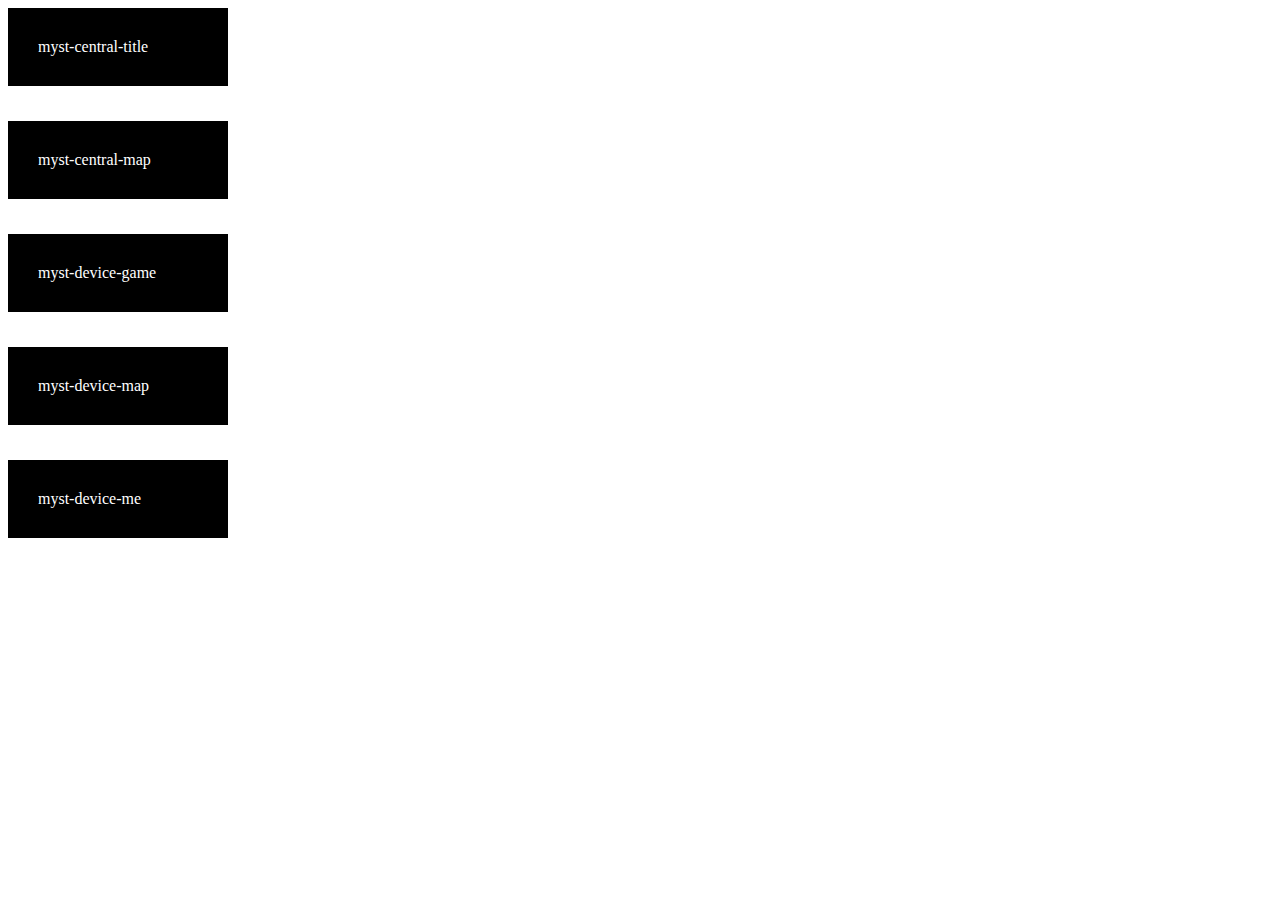
<file: index.html>
<!DOCTYPE html>
<html lang="en">
<head>
    <meta charset="UTF-8">
    <meta name="viewport" content="width=device-width, initial-scale=1.0">
    <title>MYST NAVIGATION</title>
</head>
<style>
    div{
        display: flex;
        width: 220px;
        flex-direction: column;
        gap: 35px;

    }
    a{
        padding: 30px;
        background: #000;
        text-decoration: none;
        color: #fff;
    }
</style>
<body>
    <div>
        <a href="/myst-central-title">myst-central-title</a>
        <a href="/myst-central-map">myst-central-map</a>
        <a href="/myst-device-game">myst-device-game</a>
        <a href="/myst-device-map">myst-device-map</a>
        <a href="/myst-device-me">myst-device-me</a>
    </div>
</body>
</html>
</file>
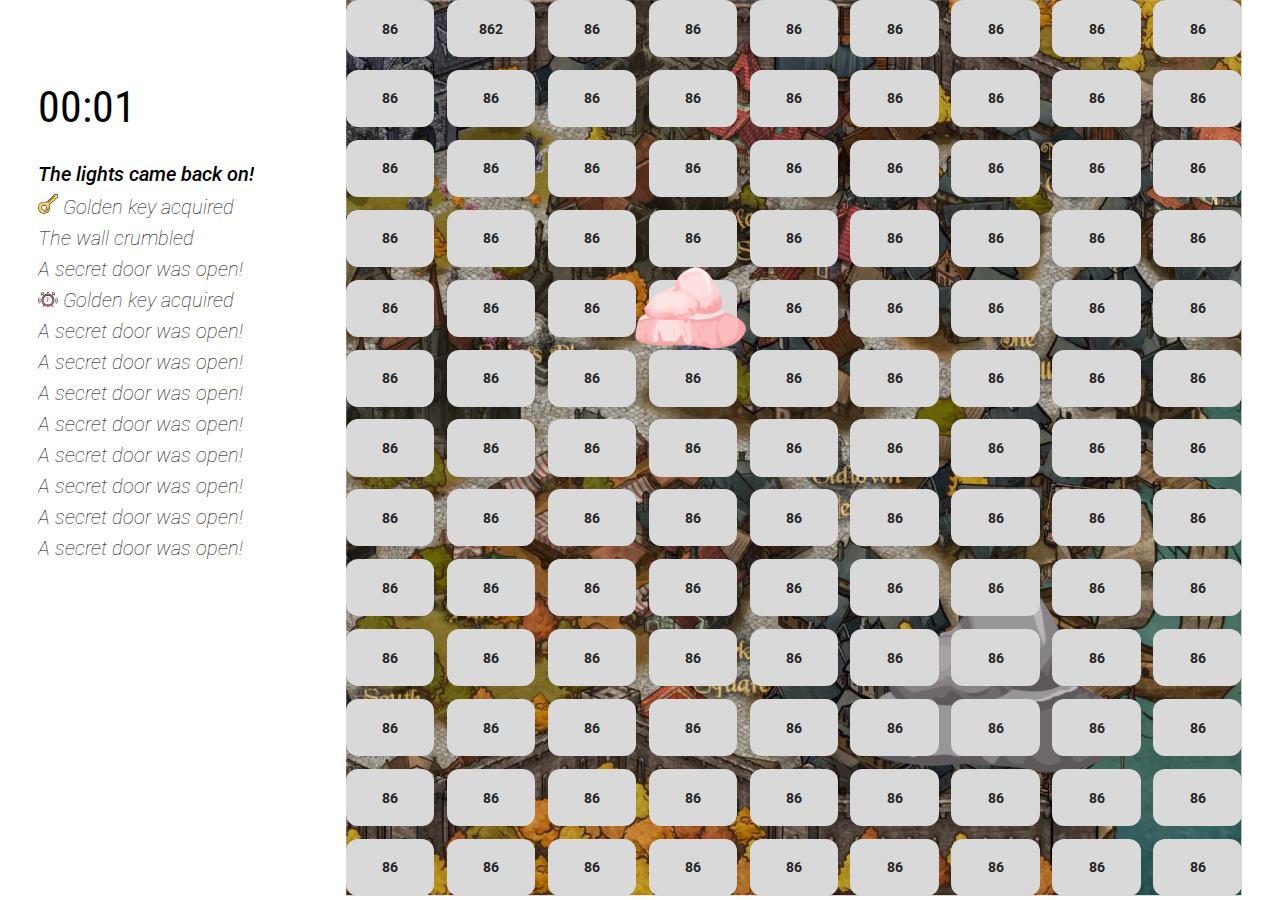
<file: myst-central-map/index.html>
<!DOCTYPE html>
<html lang="en">
<head>
    <meta charset="UTF-8">
    <meta name="viewport" content="width=device-width, initial-scale=1.0">
    <link rel="stylesheet" href="../css/desktop.css">
    <title>myst-central-map</title>
</head>
<body>
    <div class="container">
        <div class="map-page">

            <!-- Messages -->
            <div class="messages-wrapper">

                <!-- Navigation -->
                <div class="nav">
                    <div class="stopwatch">00:01</div>
                </div>
                <!-- /End Navigation -->

                <ul class="messages">
                    <li class="message-item">The lights came back on!</li>
                    <li class="message-item" data-icon="key">
                        <!-- image should be rendered via JS by data-icon attr -->
                        <img class="message-icon" src="/icons/key.svg" />
                        <!-- image should be rendered via JS by data-icon attr -->
                         Golden key acquired
                    </li>
                    <li class="message-item">The wall crumbled</li>
                    <li class="message-item">A secret door was open!</li>
                    <li class="message-item" data-icon="clock">
                        <!-- image should be rendered via JS by data-icon attr -->
                        <img class="message-icon" src="/icons/clock.svg" />
                        <!-- image should be rendered via JS by data-icon attr -->
                         Golden key acquired
                    </li>
                    <li class="message-item">A secret door was open!</li>
                    <li class="message-item">A secret door was open!</li>
                    <li class="message-item">A secret door was open!</li>
                    <li class="message-item">A secret door was open!</li>
                    <li class="message-item">A secret door was open!</li>
                    <li class="message-item">A secret door was open!</li>
                    <li class="message-item">A secret door was open!</li>
                    <li class="message-item">A secret door was open!</li>

                </ul>
            </div>
            <!-- / End Messages -->

            <!-- Map -->
                <div class="map-wrapper">
                    <!-- Background -->
                    <div class="map-bg">
                        <img src="../img/map-bg.webp" alt="">
                    </div>
                    <!-- /End Background -->

                    <!-- Second Layer -->
                    <div class="map-image z-2">
                        <img src="../img/rocks-2.png" alt="">
                    </div>
                    <!-- /End Second Layer -->

                    <!-- Fourth Layer -->
                    <div class="map-image z-4">
                        <img src="../img/rocks-3.png" alt="">
                    </div>
                    <!-- /End Fourth Layer -->

                    <!-- Map Grid -->
                    <ul class="map-grid z-3 ">
                        <li class="grid-item">86</li>
                        <li class="grid-item">862</li>
                        <li class="grid-item">86</li>
                        <li class="grid-item">86</li>
                        <li class="grid-item">86</li>
                        <li class="grid-item hide">86</li>
                        <li class="grid-item">86</li>
                        <li class="grid-item hide">86</li>
                        <li class="grid-item">86</li>
                        <li class="grid-item">86</li>
                        <li class="grid-item">86</li>
                        <li class="grid-item">86</li>
                        <li class="grid-item">86</li>
                        <li class="grid-item">86</li>
                        <li class="grid-item">86</li>
                        <li class="grid-item">86</li>
                        <li class="grid-item">86</li>
                        <li class="grid-item">86</li>
                        <li class="grid-item">86</li>
                        <li class="grid-item">86</li>
                        <li class="grid-item">86</li>
                        <li class="grid-item">86</li>
                        <li class="grid-item">86</li>
                        <li class="grid-item">86</li>
                        <li class="grid-item">86</li>
                        <li class="grid-item">86</li>
                        <li class="grid-item">86</li>
                        <li class="grid-item">86</li>
                        <li class="grid-item">86</li>
                        <li class="grid-item">86</li>
                        <li class="grid-item">86</li>
                        <li class="grid-item">86</li>
                        <li class="grid-item">86</li>
                        <li class="grid-item">86</li>
                        <li class="grid-item">86</li>
                        <li class="grid-item">86</li>
                        <li class="grid-item">86</li>
                        <li class="grid-item">86</li>
                        <li class="grid-item hide">86</li>
                        <li class="grid-item">86</li>
                        <li class="grid-item">86</li>
                        <li class="grid-item">86</li>
                        <li class="grid-item">86</li>
                        <li class="grid-item">86</li>
                        <li class="grid-item">86</li>
                        <li class="grid-item">86</li>
                        <li class="grid-item">86</li>
                        <li class="grid-item">86</li>
                        <li class="grid-item">86</li>
                        <li class="grid-item">86</li>
                        <li class="grid-item">86</li>
                        <li class="grid-item">86</li>
                        <li class="grid-item">86</li>
                        <li class="grid-item">86</li>
                        <li class="grid-item">86</li>
                        <li class="grid-item hide">86</li>
                        <li class="grid-item">86</li>
                        <li class="grid-item">86</li>
                        <li class="grid-item">86</li>
                        <li class="grid-item">86</li>
                        <li class="grid-item">86</li>
                        <li class="grid-item">86</li>
                        <li class="grid-item">86</li>
                        <li class="grid-item">86</li>
                        <li class="grid-item">86</li>
                        <li class="grid-item">86</li>
                        <li class="grid-item">86</li>
                        <li class="grid-item">86</li>
                        <li class="grid-item">86</li>
                        <li class="grid-item">86</li>
                        <li class="grid-item">86</li>
                        <li class="grid-item">86</li>
                        <li class="grid-item">86</li>
                        <li class="grid-item">86</li>
                        <li class="grid-item">86</li>
                        <li class="grid-item">86</li>
                        <li class="grid-item">86</li>
                        <li class="grid-item">86</li>
                        <li class="grid-item">86</li>
                        <li class="grid-item">86</li>
                        <li class="grid-item">86</li>
                        <li class="grid-item">86</li>
                        <li class="grid-item">86</li>
                        <li class="grid-item">86</li>
                        <li class="grid-item">86</li>
                        <li class="grid-item">86</li>
                        <li class="grid-item">86</li>
                        <li class="grid-item">86</li>
                        <li class="grid-item">86</li>
                        <li class="grid-item">86</li>
                        <li class="grid-item">86</li>
                        <li class="grid-item">86</li>
                        <li class="grid-item">86</li>
                        <li class="grid-item">86</li>
                        <li class="grid-item">86</li>
                        <li class="grid-item">86</li>
                        <li class="grid-item">86</li>
                        <li class="grid-item">86</li>
                        <li class="grid-item">86</li>
                        <li class="grid-item">86</li>
                        <li class="grid-item">86</li>
                        <li class="grid-item">86</li>
                        <li class="grid-item">86</li>
                        <li class="grid-item">86</li>
                        <li class="grid-item">86</li>
                        <li class="grid-item">86</li>
                        <li class="grid-item">86</li>
                        <li class="grid-item">86</li>
                        <li class="grid-item">86</li>
                        <li class="grid-item">86</li>
                        <li class="grid-item">86</li>
                        <li class="grid-item">86</li>
                        <li class="grid-item">86</li>
                        <li class="grid-item">86</li>
                        <li class="grid-item">86</li>
                        <li class="grid-item">86</li>
                        <li class="grid-item">86</li>
                    </ul>
                    <!-- / End Map Numbers -->

                
                </div>
            <!-- /End Map -->
            
        </div>
    </div>
</body>
</html>
</file>
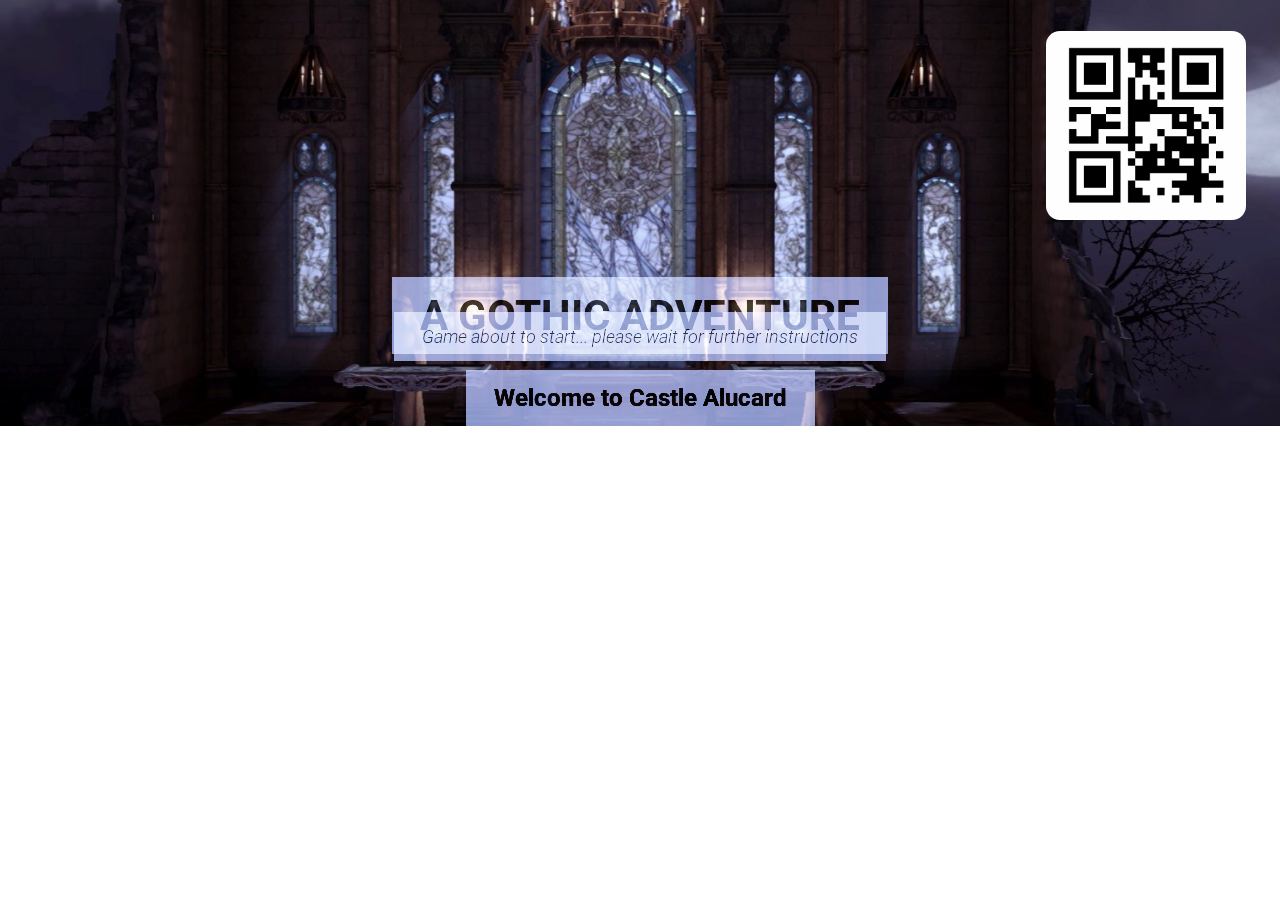
<file: myst-central-title/index.html>
<!DOCTYPE html>
<html lang="en">
<head>
    <meta charset="UTF-8">
    <meta name="viewport" content="width=device-width, initial-scale=1.0">
    <title>myst-central-title</title>
    <link rel="stylesheet" href="../css/desktop.css">
</head>
<body>
    <div class="img-wrapper">
        <div class="container">
            <!-- QR CODE -->
            <div class="qr-code">
                <img src="../img/qr-code.webp" alt="">
            </div>
            <!-- / END QR CODE -->

            <!-- TEXT CONTENT -->
            <div class="text-content">
                <div class="text-container">
                    <h1>A Gothic Adventure</h1>
                </div>
                
                <div class="text-description">
                    <div class="text-container">
                        <h4>Welcome to Castle Alucard</h4>
                    </div>
                </div>
                <div class="game-status">
                    <div class="text-container">
                        <p class="">Game about to start... please wait for further instructions</p>
                    </div>
                </div>
            </div>
            <!-- / END TEXT CONTENT -->
        </div>
    </div>
</body>
</html>
</file>
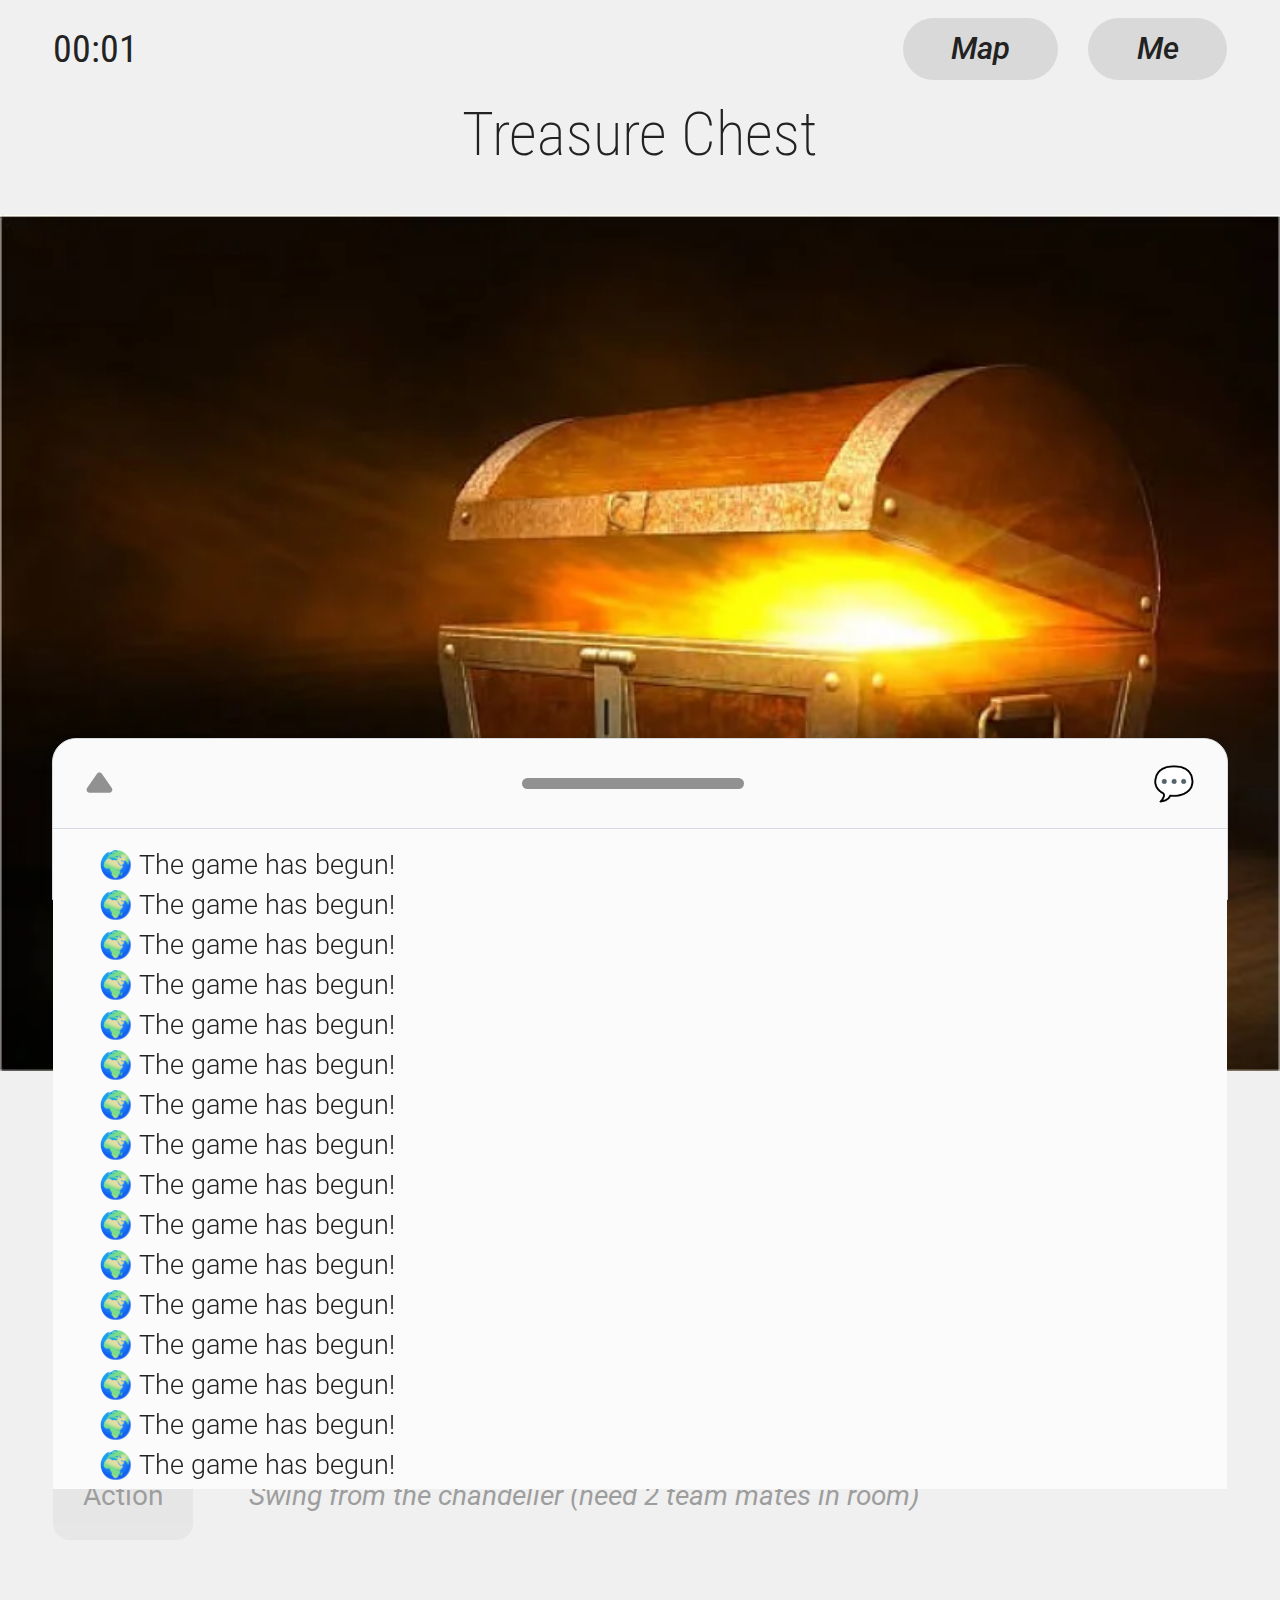
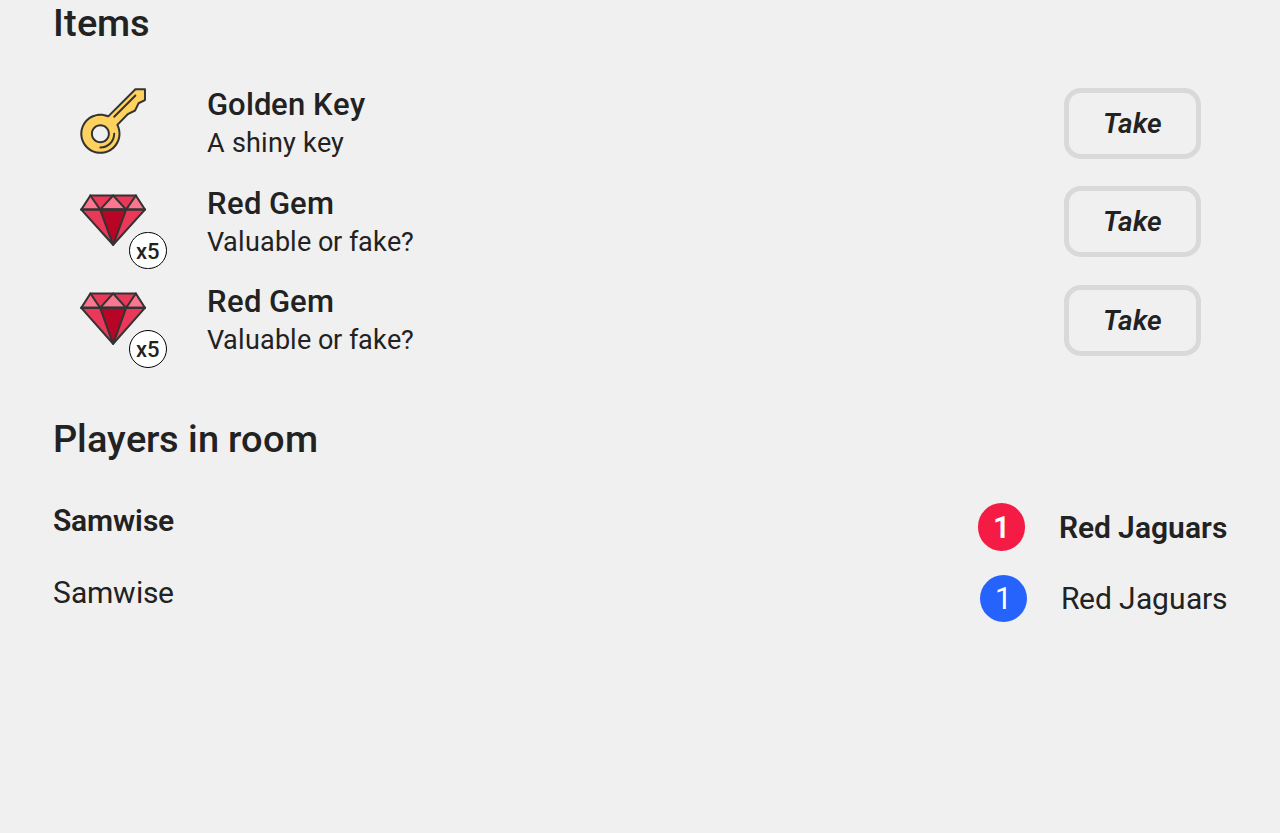
<file: myst-device-game/index.html>
<!DOCTYPE html>
<html lang="en">
<head>
    <meta charset="UTF-8">
    <meta name="viewport" content="width=device-width, initial-scale=1.0">
    <title>myst-device-game</title>
    <link rel="stylesheet" href="../css/mobile.css">
</head>
<body>
    <div class="container">
        <!-- Navigation -->
        <div class="nav">
            <div class="stopwatch">00:01</div>
            <ul class="nav-buttons">
                <li class="nav-link">
                    <a href="#">Map</a>
                </li>
                <li class="nav-link">
                    <a href="#">Me</a>
                </li>
            </ul>
        </div>
        <!-- /End Navigation -->
    </div>
    <h1 class="entry-title">Treasure Chest</h1>
    <img  class='entry-image' src="../img/chest.webp" alt="">
    <div class="container">
        <div class="game-inner">
            <!-- Entry content -->
            
            <p>The chest is heavy, what could be inside?</p>
            <!-- /End Entry content -->

            <!-- Actions -->
            <section>
                <ul class="actions-wrapper">

                    <!-- ACTION ITEM -->
                    <li class="action-item" data-icon="key">
                        <a href="#">
                            <!-- image should be rendered via JS by data-icon attr -->
                            <div class="action-image">
                                <img class="action-icon" src="/icons/chest.svg" />
                            </div>
                            <!-- image should be rendered via JS by data-icon attr -->
                            <p class="action-name">Close the chest</p>
                        </a>
                    </li>
                    <!-- /END ACTION ITEM -->
    
                    <!-- ACTION ITEM -->
                    <li class="action-item" data-icon="key">
                        <a href="#">
                            <div class="action-image">
                               <span>Action</span>
                            </div>
                            <p class="action-name">Action description here</p>
                        </a>
                    </li>
                    <!-- /END ACTION ITEM -->
                    <!-- ACTION ITEM (Diabled state) -->
                    <li class="action-item disabled" data-icon="key">
                        <a href="#">
                            <div class="action-image">
                               <span>Action</span>
                            </div>
                            <p class="action-name">Swing from the chandelier (need 2 team mates in room)</p>
                        </a>
                    </li>
                    <!-- /END ACTION ITEM (Diabled state) -->
                    
                </ul>
            </section>
            <!-- /End Actions -->

            <!-- Items -->
            <section>
                <h3 class="small-title">Items</h3>
                <ul class="items-wrapper">
                    <!-- Item -->
                    <li class="item">
                        <div class="item-icon">
                            <img src="../icons/key.svg" alt="key">
                        </div>
                        <div class="item-text">
                            <div class="item-name">Golden Key</div>
                            <div class="item-description">A shiny key</div>
                        </div>
                        <a href="#" class="item-action">Take</a>
                    </li>
                    <!-- /End Item -->
                    <!-- Item with counter -->
                    <li class="item">
                        <div class="item-icon">
                            <img src="../icons/gem.svg" alt="Gem">
                            <span class="item-counter">x5</span>
                        </div>
                        <div class="item-text">
                            <div class="item-name">Red Gem</div>
                            <div class="item-description">Valuable or fake?</div>
                        </div>
                        <a href="#" class="item-action">Take</a>
                    </li>
                    <!-- /End Item with counter -->
                    <!-- Item with counter -->
                    <li class="item">
                        <div class="item-icon">
                            <img src="../icons/gem.svg" alt="Gem">
                            <span class="item-counter">x5</span>
                        </div>
                        <div class="item-text">
                            <div class="item-name">Red Gem</div>
                            <div class="item-description">Valuable or fake?</div>
                        </div>
                        <a href="#" class="item-action">Take</a>
                    </li>
                    <!-- /End Item with counter -->
                    
                </ul>
            </section>
            <!-- /End Items -->
        
            <!-- Players -->
            <section>
                <h3 class="small-title">Players in room</h3>
                <ul class="players-list">
                    <li class="player-item">
                        <div class="player-item__nickname">Samwise</div>
                        <div class="player-item__game">
                             <div class="player-item__score"><span>1</span></div>
                             <span>Red Jaguars</span>
                        </div>
                    </li>
                    <li class="player-item">
                        <div class="player-item__nickname">Samwise</div>
                        <div class="player-item__game">
                             <div class="player-item__score"><span>1</span></div>
                             <span>Red Jaguars</span>
                        </div>
                    </li>
                </ul>
            </section>
            <!-- /End Players -->
        </div>


        <!-- Drawer -->
        <div class="drawer">
            <div class="drawer-header">
                <a href="#" class="drawer-opener">
                    <svg width="34"  viewBox="0 0 14 11" fill="none" xmlns="http://www.w3.org/2000/svg">
                        <path d="M5.98771 1.40272C6.58424 0.541708 7.85717 0.541708 8.4537 1.40272L13.3839 8.51881C14.0731 9.51361 13.3611 10.873 12.1509 10.873H2.29053C1.0803 10.873 0.368322 9.51361 1.05754 8.5188L5.98771 1.40272Z" fill="#919191"/>
                    </svg>
                </a>
                <div class="drawer-bar"></div>
                <a href="#" class="drawer-message__icon">
                    💬
                </a>
            </div>
            <ul class="drawer-body">
                <li class="drawer-body__item">🌍️ The game has begun!</li>
                <li class="drawer-body__item">🌍️ The game has begun!</li>
                <li class="drawer-body__item">🌍️ The game has begun!</li>
                <li class="drawer-body__item">🌍️ The game has begun!</li>
                <li class="drawer-body__item">🌍️ The game has begun!</li>
                <li class="drawer-body__item">🌍️ The game has begun!</li>
                <li class="drawer-body__item">🌍️ The game has begun!</li>
                <li class="drawer-body__item">🌍️ The game has begun!</li>
                <li class="drawer-body__item">🌍️ The game has begun!</li>
                <li class="drawer-body__item">🌍️ The game has begun!</li>
                <li class="drawer-body__item">🌍️ The game has begun!</li>
                <li class="drawer-body__item">🌍️ The game has begun!</li>
                <li class="drawer-body__item">🌍️ The game has begun!</li>
                <li class="drawer-body__item">🌍️ The game has begun!</li>
                <li class="drawer-body__item">🌍️ The game has begun!</li>
                <li class="drawer-body__item">🌍️ The game has begun!</li>
            </ul>
        </div>
        <!-- /End Drawer -->

    </div>
</body>
</html>
</file>
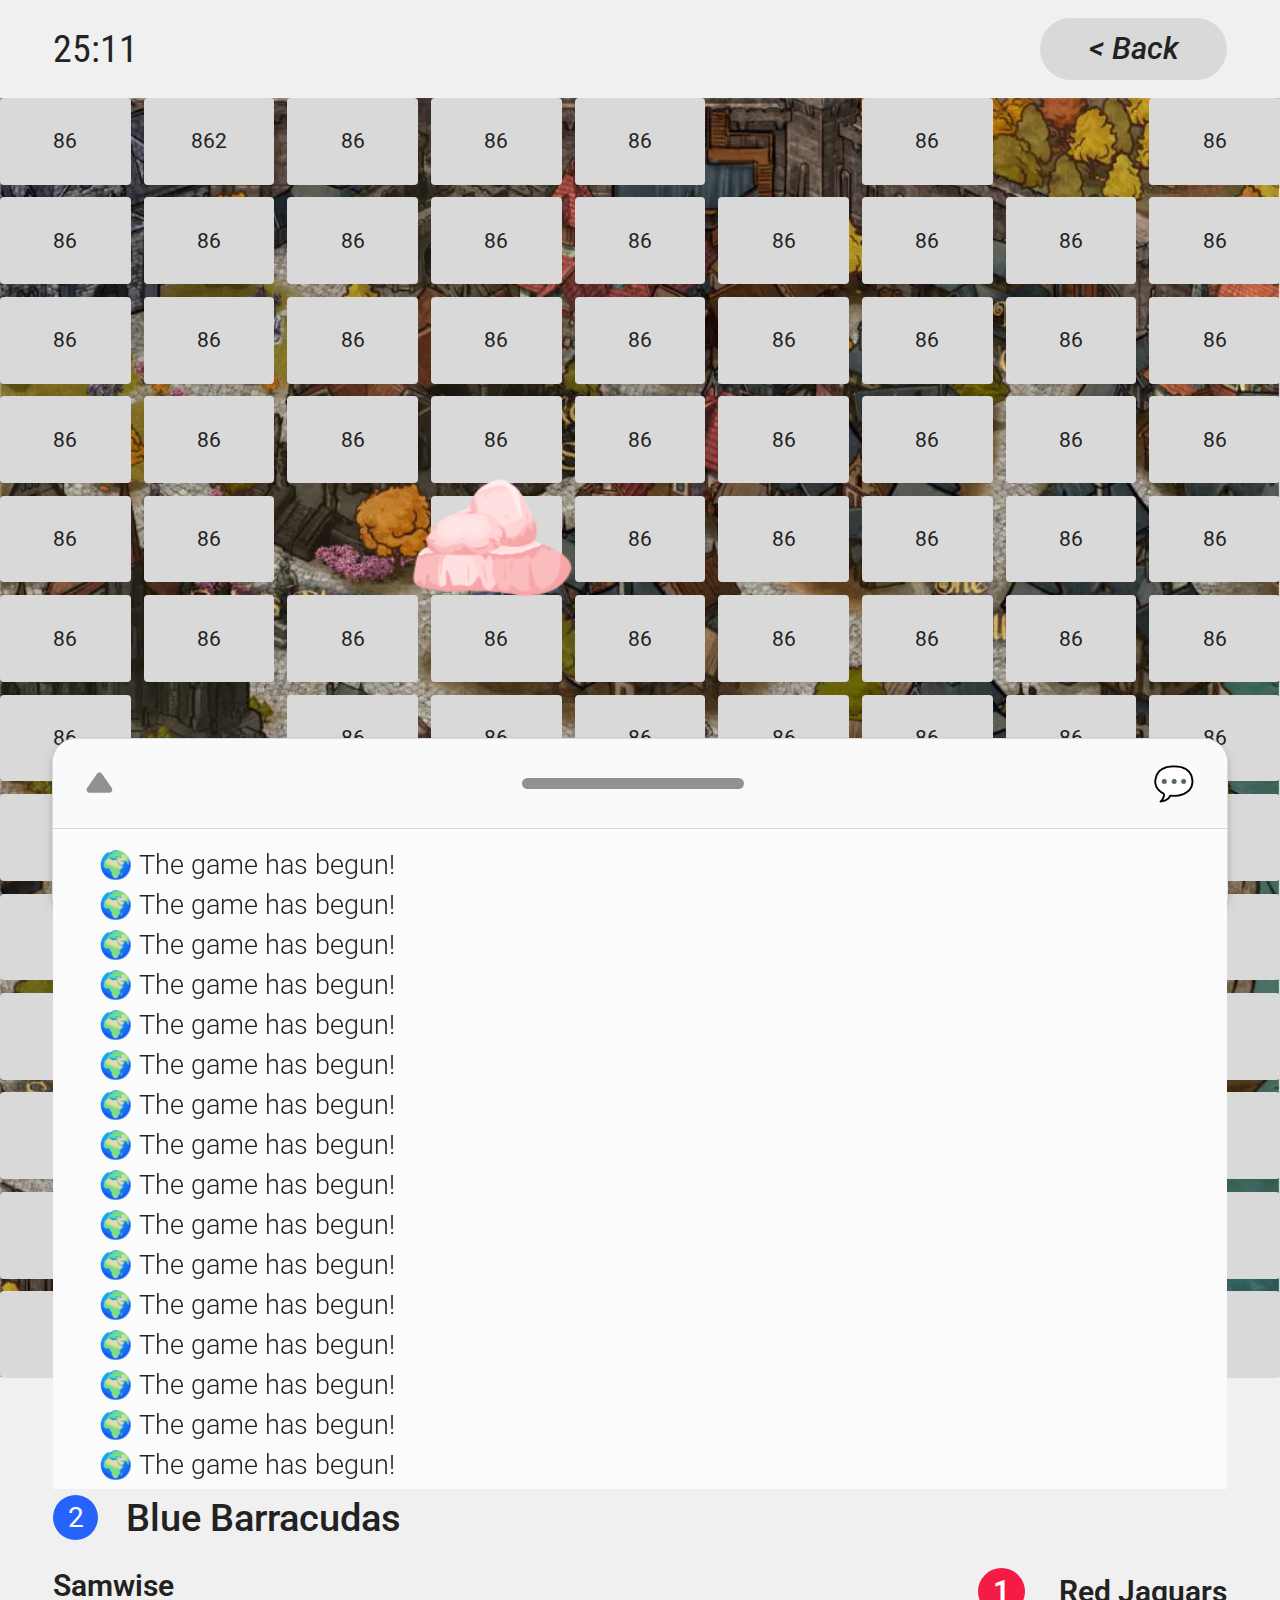
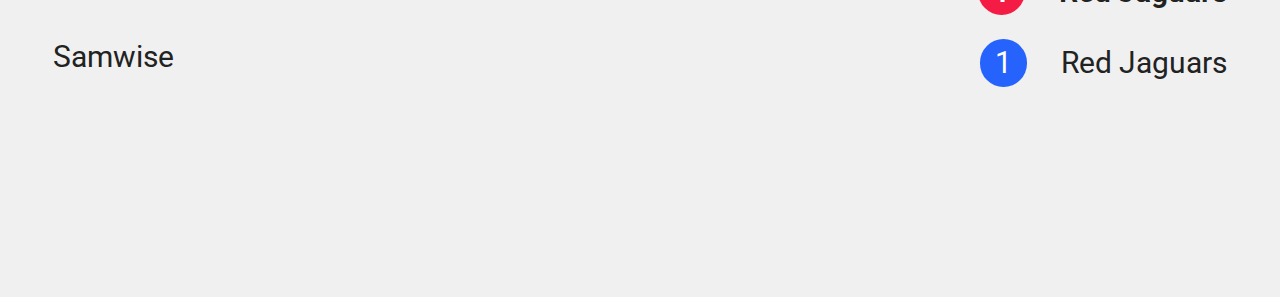
<file: myst-device-map/index.html>
<!DOCTYPE html>
<html lang="en">
<head>
    <meta charset="UTF-8">
    <meta name="viewport" content="width=device-width, initial-scale=1.0">
    <title>myst-device-map</title>
    <link rel="stylesheet" href="../css/mobile.css">
</head>
<body>
    <div class="container">
        <!-- Navigation -->
        <div class="nav">
            <div class="stopwatch">25:11</div>
            <ul class="nav-buttons">
                
                <li class="nav-link">
                    <a href="#">< Back</a>
                </li>
            </ul>
        </div>
        <!-- /End Navigation -->
    </div>

    <!-- Map -->
    <section class="map">
        <div class="map-wrapper">
            <!-- Background -->
            <div class="map-bg">
                <img src="../img/map-bg.webp" alt="">
            </div>
            <!-- /End Background -->

            <!-- Second Layer -->
            <div class="map-image z-2">
                <img src="../img/rocks-2.png" alt="">
            </div>
            <!-- /End Second Layer -->

            <!-- Fourth Layer -->
            <div class="map-image z-4">
                <img src="../img/rocks-3.png" alt="">
            </div>
            <!-- /End Fourth Layer -->

            <!-- Map Grid -->
            <ul class="map-grid z-3 ">
                <li class="grid-item">86</li>
                <li class="grid-item">862</li>
                <li class="grid-item">86</li>
                <li class="grid-item">86</li>
                <li class="grid-item">86</li>
                <li class="grid-item hide">86</li>
                <li class="grid-item">86</li>
                <li class="grid-item hide">86</li>
                <li class="grid-item">86</li>
                <li class="grid-item">86</li>
                <li class="grid-item">86</li>
                <li class="grid-item">86</li>
                <li class="grid-item">86</li>
                <li class="grid-item">86</li>
                <li class="grid-item">86</li>
                <li class="grid-item">86</li>
                <li class="grid-item">86</li>
                <li class="grid-item">86</li>
                <li class="grid-item">86</li>
                <li class="grid-item">86</li>
                <li class="grid-item">86</li>
                <li class="grid-item">86</li>
                <li class="grid-item">86</li>
                <li class="grid-item">86</li>
                <li class="grid-item">86</li>
                <li class="grid-item">86</li>
                <li class="grid-item">86</li>
                <li class="grid-item">86</li>
                <li class="grid-item">86</li>
                <li class="grid-item">86</li>
                <li class="grid-item">86</li>
                <li class="grid-item">86</li>
                <li class="grid-item">86</li>
                <li class="grid-item">86</li>
                <li class="grid-item">86</li>
                <li class="grid-item">86</li>
                <li class="grid-item">86</li>
                <li class="grid-item">86</li>
                <li class="grid-item hide">86</li>
                <li class="grid-item">86</li>
                <li class="grid-item">86</li>
                <li class="grid-item">86</li>
                <li class="grid-item">86</li>
                <li class="grid-item">86</li>
                <li class="grid-item">86</li>
                <li class="grid-item">86</li>
                <li class="grid-item">86</li>
                <li class="grid-item">86</li>
                <li class="grid-item">86</li>
                <li class="grid-item">86</li>
                <li class="grid-item">86</li>
                <li class="grid-item">86</li>
                <li class="grid-item">86</li>
                <li class="grid-item">86</li>
                <li class="grid-item">86</li>
                <li class="grid-item hide">86</li>
                <li class="grid-item">86</li>
                <li class="grid-item">86</li>
                <li class="grid-item">86</li>
                <li class="grid-item">86</li>
                <li class="grid-item">86</li>
                <li class="grid-item">86</li>
                <li class="grid-item">86</li>
                <li class="grid-item">86</li>
                <li class="grid-item">86</li>
                <li class="grid-item">86</li>
                <li class="grid-item">86</li>
                <li class="grid-item">86</li>
                <li class="grid-item">86</li>
                <li class="grid-item">86</li>
                <li class="grid-item">86</li>
                <li class="grid-item">86</li>
                <li class="grid-item">86</li>
                <li class="grid-item">86</li>
                <li class="grid-item">86</li>
                <li class="grid-item">86</li>
                <li class="grid-item">86</li>
                <li class="grid-item">86</li>
                <li class="grid-item">86</li>
                <li class="grid-item">86</li>
                <li class="grid-item">86</li>
                <li class="grid-item">86</li>
                <li class="grid-item">86</li>
                <li class="grid-item">86</li>
                <li class="grid-item">86</li>
                <li class="grid-item">86</li>
                <li class="grid-item">86</li>
                <li class="grid-item">86</li>
                <li class="grid-item">86</li>
                <li class="grid-item">86</li>
                <li class="grid-item">86</li>
                <li class="grid-item">86</li>
                <li class="grid-item">86</li>
                <li class="grid-item">86</li>
                <li class="grid-item">86</li>
                <li class="grid-item">86</li>
                <li class="grid-item">86</li>
                <li class="grid-item">86</li>
                <li class="grid-item">86</li>
                <li class="grid-item">86</li>
                <li class="grid-item">86</li>
                <li class="grid-item">86</li>
                <li class="grid-item">86</li>
                <li class="grid-item">86</li>
                <li class="grid-item">86</li>
                <li class="grid-item">86</li>
                <li class="grid-item">86</li>
                <li class="grid-item">86</li>
                <li class="grid-item">86</li>
                <li class="grid-item">86</li>
                <li class="grid-item">86</li>
                <li class="grid-item">86</li>
                <li class="grid-item">86</li>
                <li class="grid-item">86</li>
                <li class="grid-item">86</li>
                <li class="grid-item">86</li>
                <li class="grid-item">86</li>
            </ul>
            <!-- / End Map Numbers -->

          
        </div>
    </section>
    <!-- /End Map -->

    <div class="container">
        <div class="game-inner">
            
            <!-- Switcher -->
            <section>
                <div class="switcher-wrapper">
                    <ul class="swither-tabs">
                      <li class="swither-tabs__item "><span>Team</span></li>  
                      <li class="swither-tabs__item active"><span>All</span></li>  
                    </ul>

                    <div class="switcher-content-wrapper">
                         <div class="switcher-content__item active">
                            <!-- Players 2 -->
                            <div class="game-name">
                                <div class="player-item__score"><span>2</span></div>
                                <h3 class="small-title">Blue Barracudas</h3>
                            </div>
                            <ul class="players-list">
                                <li class="player-item">
                                    <div class="player-item__nickname">Samwise</div>
                                    <div class="player-item__game">
                                         <div class="player-item__score"><span>1</span></div>
                                         <span>Red Jaguars</span>
                                    </div>
                                </li>
                                <li class="player-item">
                                    <div class="player-item__nickname">Samwise</div>
                                    <div class="player-item__game">
                                         <div class="player-item__score"><span>1</span></div>
                                         <span>Red Jaguars</span>
                                    </div>
                                </li>
                            
                            </ul>
                            <!-- /End Players 2 -->
                         </div>
                         <div class="switcher-content__item">
                            <!-- Players 2 -->
                            <div class="game-name">
                                <div class="player-item__score"><span>2</span></div>
                                <h3 class="small-title">Blue Barracudas</h3>
                            </div>
                            <ul class="players-list">
                                <li class="player-item">
                                    <div class="player-item__nickname">Samwise</div>
                                    <div class="player-item__game ml-auto">Tower</div>
                                </li>
                                <li class="player-item">
                                    <div class="player-item__nickname">Samwise</div>
                                    <div class="player-item__game ml-auto">Tower</div>
                                </li>
                            
                            </ul>
                            <!-- /End Players 2 -->
                         </div>
                    </div>
                </div>
            </section>
              
            <!-- /End Switcher -->

        </div>


        <!-- Drawer -->
        <div class="drawer">
            <div class="drawer-header">
                <a href="#" class="drawer-opener">
                    <svg width="34"  viewBox="0 0 14 11" fill="none" xmlns="http://www.w3.org/2000/svg">
                        <path d="M5.98771 1.40272C6.58424 0.541708 7.85717 0.541708 8.4537 1.40272L13.3839 8.51881C14.0731 9.51361 13.3611 10.873 12.1509 10.873H2.29053C1.0803 10.873 0.368322 9.51361 1.05754 8.5188L5.98771 1.40272Z" fill="#919191"/>
                    </svg>
                </a>
                <div class="drawer-bar"></div>
                <a href="#" class="drawer-message__icon">
                    💬
                </a>
            </div>
            <ul class="drawer-body">
                <li class="drawer-body__item">🌍️ The game has begun!</li>
                <li class="drawer-body__item">🌍️ The game has begun!</li>
                <li class="drawer-body__item">🌍️ The game has begun!</li>
                <li class="drawer-body__item">🌍️ The game has begun!</li>
                <li class="drawer-body__item">🌍️ The game has begun!</li>
                <li class="drawer-body__item">🌍️ The game has begun!</li>
                <li class="drawer-body__item">🌍️ The game has begun!</li>
                <li class="drawer-body__item">🌍️ The game has begun!</li>
                <li class="drawer-body__item">🌍️ The game has begun!</li>
                <li class="drawer-body__item">🌍️ The game has begun!</li>
                <li class="drawer-body__item">🌍️ The game has begun!</li>
                <li class="drawer-body__item">🌍️ The game has begun!</li>
                <li class="drawer-body__item">🌍️ The game has begun!</li>
                <li class="drawer-body__item">🌍️ The game has begun!</li>
                <li class="drawer-body__item">🌍️ The game has begun!</li>
                <li class="drawer-body__item">🌍️ The game has begun!</li>
            </ul>
        </div>
        <!-- /End Drawer -->

    </div>
</body>
</html>
</file>
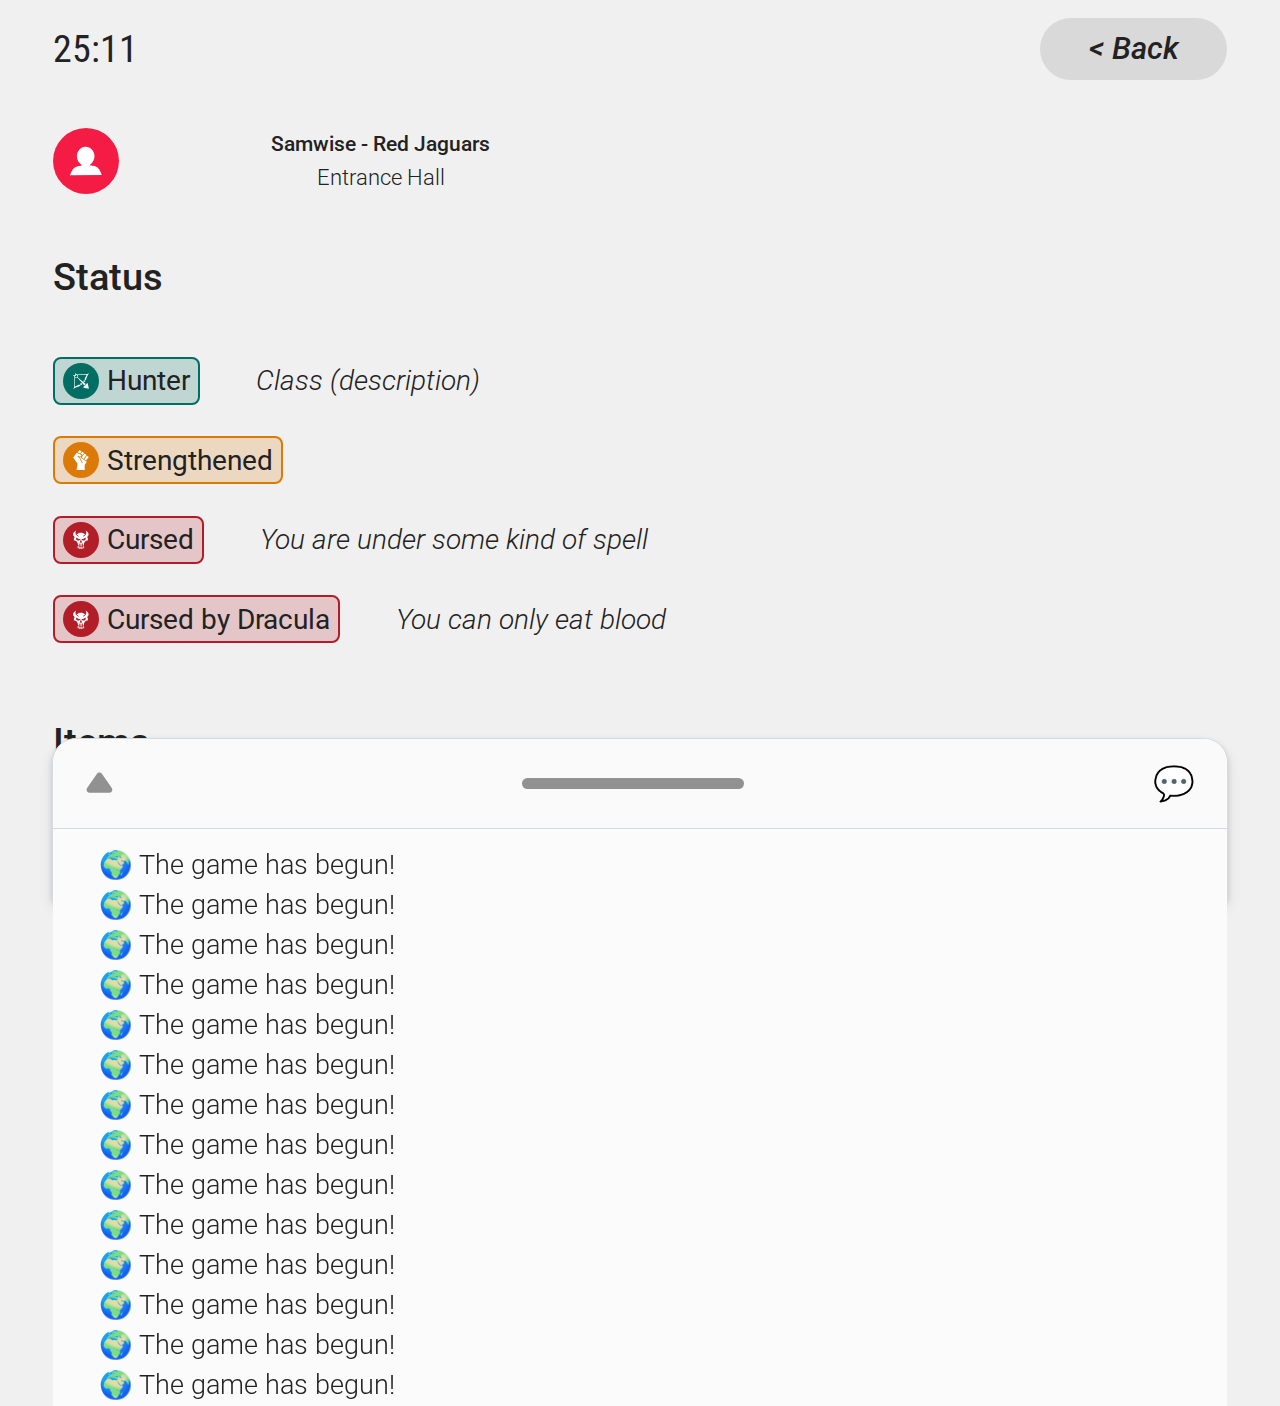
<file: myst-device-me/index.html>
<!DOCTYPE html>
<html lang="en">
<head>
    <meta charset="UTF-8">
    <meta name="viewport" content="width=device-width, initial-scale=1.0">
    <title>myst-device-me</title>
    <link rel="stylesheet" href="../css/mobile.css">
</head>
<body>
    <div class="container">
        <!-- Navigation -->
        <div class="nav">
            <div class="stopwatch">25:11</div>
            <ul class="nav-buttons">
                
                <li class="nav-link">
                    <a href="#">< Back</a>
                </li>
            </ul>
        </div>
        <!-- /End Navigation -->
    </div>
    <div class="container">
        <div class="game-inner">
            
            <!-- Profile Data -->
            <section>
                <div class="profile-wrapper">
                    <div class="profile-img">
                        <img src="../icons/profile.svg" alt="Profile icon">
                    </div>
                    <div class="profile-text">
                        <div class="profile-text__name">Samwise - Red Jaguars</div>
                        <div class="profile-text__description">Entrance Hall</div>
                    </div>
                </div>
            </section>
            <!-- /End Profile Data -->

            <!-- Status -->
            <section>
                <h3 class="small-title">Status</h3>
                <ul class="status-wrapper">
                    <!-- Status Item -->
                    <li class="status-item" data-icon="hunter">
                        <div class="status-item__label">
                            <div class="status-icon__wrapper">
                                <img class="status-icon" src="../icons/hunter.svg" />
                            </div>
                            <span>Hunter</span>
                        </div>
                        <p class="status-name">Class (description)</p>
                    </li>
                    <!-- /End Status Item -->

                    <!-- Status Item -->
                    <li class="status-item" data-icon="arm">
                        <div class="status-item__label">
                            <div class="status-icon__wrapper">
                                <img class="status-icon" src="../icons/arm.svg" />
                            </div>
                            <span>Strengthened</span>
                        </div>
                        <p class="status-name"></p>
                    </li>
                    <!-- /End Status Item -->

                    <!-- Status Item -->
                    <li class="status-item" data-icon="evil">
                        <div class="status-item__label">
                            <div class="status-icon__wrapper">
                                <img class="status-icon" src="../icons/evil.svg" />
                            </div>
                            <span>Cursed</span>
                        </div>
                        <p class="status-name">You are under some kind of spell</p>
                    </li>
                    <!-- /End Status Item -->

                    <!-- Status Item -->
                    <li class="status-item" data-icon="evil">
                        <div class="status-item__label">
                            <div class="status-icon__wrapper">
                                <img class="status-icon" src="../icons/evil.svg" />
                            </div>
                            <span>Cursed by Dracula</span>
                        </div>
                        <p class="status-name">You can only eat blood</p>
                    </li>
                    <!-- /End Status Item -->
                </ul>
            </section>
            <!-- /End Status -->

      

            <!-- Items -->
            <section>
                <h3 class="small-title">Items</h3>
                <ul class="items-wrapper">
                    <!-- Item -->
                    <li class="item">
                        <div class="item-icon">
                            <img src="../icons/key.svg" alt="key">
                        </div>
                        <div class="item-text">
                            <div class="item-name">Golden Key</div>
                            <div class="item-description">For opening the treasure chest</div>
                        </div>
                        <a href="#" class="item-action">Drop</a>
                    </li>
                    <!-- /End Item -->
                    <!-- Item with counter -->
                    <li class="item">
                        <div class="item-icon">
                            <img src="../icons/key.svg" alt="Gem">
                            <span class="item-counter">99</span>
                        </div>
                        <div class="item-text">
                            <div class="item-name">Rusty Knife</div>
                        </div>
                        <a href="#" class="item-action">Drop</a>
                    </li>
                    <!-- /End Item with counter -->
                    <!-- Item with counter -->
                    <li class="item">
                        <div class="item-icon">
                            <img src="../icons/gem.svg" alt="Gem">
                            <span class="item-counter">x5</span>
                        </div>
                        <div class="item-text">
                            <div class="item-name">Red Gem</div>
                            <div class="item-description">Valuable or fake?</div>
                        </div>
                        <a href="#" class="item-action">Drop</a>
                    </li>
                    <!-- /End Item with counter -->
                    
                </ul>
            </section>
            <!-- /End Items -->
            
            <!-- Logout -->
            <section>
                <a href="#" class="logout-btn btn-center">Logout</a>
            </section>
            <!-- /End Logout -->
         
        </div>


        <!-- Drawer -->
        <div class="drawer">
            <div class="drawer-header">
                <a href="#" class="drawer-opener">
                    <svg width="34"  viewBox="0 0 14 11" fill="none" xmlns="http://www.w3.org/2000/svg">
                        <path d="M5.98771 1.40272C6.58424 0.541708 7.85717 0.541708 8.4537 1.40272L13.3839 8.51881C14.0731 9.51361 13.3611 10.873 12.1509 10.873H2.29053C1.0803 10.873 0.368322 9.51361 1.05754 8.5188L5.98771 1.40272Z" fill="#919191"/>
                    </svg>
                </a>
                <div class="drawer-bar"></div>
                <a href="#" class="drawer-message__icon">
                    💬
                </a>
            </div>
            <ul class="drawer-body">
                <li class="drawer-body__item">🌍️ The game has begun!</li>
                <li class="drawer-body__item">🌍️ The game has begun!</li>
                <li class="drawer-body__item">🌍️ The game has begun!</li>
                <li class="drawer-body__item">🌍️ The game has begun!</li>
                <li class="drawer-body__item">🌍️ The game has begun!</li>
                <li class="drawer-body__item">🌍️ The game has begun!</li>
                <li class="drawer-body__item">🌍️ The game has begun!</li>
                <li class="drawer-body__item">🌍️ The game has begun!</li>
                <li class="drawer-body__item">🌍️ The game has begun!</li>
                <li class="drawer-body__item">🌍️ The game has begun!</li>
                <li class="drawer-body__item">🌍️ The game has begun!</li>
                <li class="drawer-body__item">🌍️ The game has begun!</li>
                <li class="drawer-body__item">🌍️ The game has begun!</li>
                <li class="drawer-body__item">🌍️ The game has begun!</li>
                <li class="drawer-body__item">🌍️ The game has begun!</li>
                <li class="drawer-body__item">🌍️ The game has begun!</li>
            </ul>
        </div>
        <!-- /End Drawer -->

    </div>
</body>
</html>
</file>
<file: css/desktop.css>
@import url('https://fonts.googleapis.com/css2?family=Roboto+Condensed:ital@0;1&family=Roboto:ital,wght@0,400;0,700;1,100;1,500&display=swap');
* {
    margin: 0;
    padding: 0;
    font-family: "Roboto", sans-serif;
    font-weight: bold;
}
ul{
    list-style: none;
}
:root {
    --grey: #232323;
}
body{
    font-size: 14px;
}
.container{
    max-width: 1920px;
    margin: 0 auto;

}
.img-wrapper{
    background: url('../img/bg-1.webp') no-repeat center / cover;
    position: relative;
}
/* QR CODE */
.qr-code{
    max-width: 300px;
    width: 100%;
    margin-left: auto;
    padding-right: 51px;
    padding-top: 47px;
}

.qr-code img{
    width: 100%;
    border-radius: 25px;
    -webkit-border-radius: 25px;
    -moz-border-radius: 25px;
    -ms-border-radius: 25px;
    -o-border-radius: 25px;
}
/* / END QR CODE */

/* Text */
.text-content{
    display: flex;
    flex-direction: column;
    align-items: center;
    margin-top: 6vh;
}
.text-container {
    background-color: #C4CBE5;
    padding: 1em 2em;
    width: fit-content;
    overflow: hidden;
    mix-blend-mode: hard-light;
}
.text-container > * {
    color: var(--grey);
    font-weight: bold;
    text-align: center;
    background-clip: text; /* Clip text to background */
    -webkit-background-clip: text; /* For Safari */
    text-align: center;
}
h1{
    text-transform: uppercase;
    font-size: 5em;
}
h4{
    font-size: 2.5em;
}
.text-description{
    margin-top: 16px;
}
.game-status{
    position: absolute;
    bottom: 65px;
    font-weight: 100;
}
.game-status p {
    font-weight: 300;
    font-style: italic;
    font-size: 28px;
}
/* / End text */

/* Adaptivity for desktop smaller sizes */
@media screen and (max-width:1281px){
    .qr-code{
        max-width: 200px;
        padding-right: 34px;
        padding-top: 31px;
    }
    .qr-code img{
        border-radius: 1em;  
       
}
    h1{
        font-size: 3em;
    }
    h4{
        font-size: 1.7em;
    }
    .game-status p{
        font-size: 1.3em;
    }
}

/* ======================   MAP   ======================== */
.map-page{
    padding: 0 3vw;
    display: flex;
    justify-content: space-between;
}
.messages-wrapper{
    margin-right: 1em;
    width: fit-content; 
}
.stopwatch{
    font-family: "Roboto Condensed", sans-serif;
    font-size: 4.5em;
    font-weight: 400;
    margin-top: 48px;
}
.messages{
    margin-top: 140px;
    font-weight: 100;
    font-style: italic;
    font-size: 2.5em;
}
.message-item{
    font-weight: 100;
    margin-top: 16px;
}
.message-icon{
    width: 40px;
}
.messages .message-item:first-child{
    font-weight: 500;
    margin-top: 0;
}
.map-wrapper {
    position: relative;
    width: 70vw;
    max-width: 1080px;
    flex-shrink: 0;
    aspect-ratio: 1/1;
    height: max-content;
}
.map-bg, .map-image{
    position: absolute;
    z-index: -1;
    height: 100%;
    width: 100%;
}
.map-bg img, .map-image img{
    width: 100%;
    height: 100%;
    object-fit: cover;
}
.z-2{
    z-index: 2;
}
.z-3{
    z-index: 3;
}
.z-4{
    z-index: 4;
}

.map-grid{
    position: relative;
    display: grid;
    grid-template-columns: repeat(9, 1fr); /* 9 columns, each 1 fraction of available space */
    grid-template-rows: repeat(13, 1fr); /* 13 rows, each 1 fraction of available space */
    /* Optional styling for the entire grid container */
    margin: 0 auto; /* Center horizontally */
    list-style-type: none;
    grid-gap: 1vw;
    height: 100%;
    

}
.grid-item{
    background: #D9D9D9;
    font-size: 2.5em;
    color: var(--grey);
    border-radius: 12px;
    display: flex;
    justify-content: center;
    align-items: center;
    width: auto;
    height: auto;
}

@media screen and (max-width:1280px) {
    .messages-wrapper{
        font-size: 0.7em;
        margin-top: 33px;
    }
    .messages{
        height: 70vh;
        overflow: scroll;
        margin-top: 30px;
        font-size: 2em;
    }
    .message-item{margin-top: 8px;}
    .message-icon{  
        width: 1em;
    }
    .grid-item{
        font-size: 1em; 
    }
}
</file>
<file: css/mobile.css>
@import url('https://fonts.googleapis.com/css2?family=Roboto+Condensed:ital,wght@0,100..900;1,100..900&family=Roboto:ital,wght@0,100;0,400;0,700;1,100;1,500&display=swap');
:root {
    --grey: #232323;
    --dark: #222222;
}
* {
    margin: 0;
    padding: 0;
    font-family: "Roboto", sans-serif;
    text-decoration: none;
    color: var(--dark);
    transition: all .5s ease-in-out;
    -webkit-transition: all .5s ease-in-out;
    -moz-transition: all .5s ease-in-out;
    -ms-transition: all .5s ease-in-out;
    -o-transition: all .5s ease-in-out;
}
ul{
    list-style: none;
}

body{
    font-size: 14px;
    background: #f0f0f0;
    padding-top: 98px;
}
section{
    padding: 30px 0;
}
.ml-auto{
    margin-left: auto;
}
.hide{
    opacity: 0;
}
.container{
    /* max-width: 768px; */
    margin: 0 auto;
    padding: 0 3.78em;
}
.nav{
    display: flex;
    justify-content: space-between;
    align-items: center;
    padding: 0 3.78em;
    background: #f0f0f0;
    position: fixed;
    top: 0;
    left: 0;
    right: 0;
    z-index: 33;
    height: 98px;
}
.stopwatch{
    color: var(--grey);
    font-size: 2.7em;
    font-family:  "Roboto Condensed", sans-serif;
    font-weight: 400;
}
.nav-buttons{
    display: flex;
    gap: 2.14em;
}
.nav-link a{
    color: var(--dark);
    background: #D9D9D9;
    font-style: italic;
    padding: 0.4em 1.57em;
    font-weight: 500;
    font-size: 2.2em;
    border-radius: 99px;
}

/* /End Navigation */

/* Game inner */
.game-inner{
    /* padding-top: 134px; */
    padding-bottom: 12.9em ;
}
.game-inner p {
    margin-bottom: 0.8em;
}
/* / End Game inner */


/* Entry content */

.entry-title{
    padding: 0 61px 45px;
    text-align: center;
    font-size: 4.38em;
    font-family:  "Roboto Condensed", sans-serif;
    font-weight: 200;
}
.entry-image{
    width: 100%;
    margin-bottom: 3.5em;
}
p{
    color: var(--dark);
    font-size: 2.46em;
    font-weight: 400;
}
/* /End entry content */

/* Actions */

.actions-wrapper{
    display: flex;
    flex-direction: column;
    /* margin: 60px 0; */
    gap: 2em;
}
.action-item.disabled{
    opacity: .4;
    pointer-events: none;
    cursor: default;
}
.action-item a{
    display: flex;
    align-items: center;
}
.action-image{
    background: #D9D9D9;
    display: flex;
    justify-content: center;
    align-items: center;
    border-radius: 1.2em;
    /* min-width: 125px; */
    text-align: center;
    color: #222;
    width: 10em;
    height: 6.28em;
    flex-shrink: 0;
}
.action-image span{
    font-size: 2em;
}
.action-icon{
    width: 4.7em;
    display: block;
    margin: 0 auto;
}
.action-name,  .status-name{
    font-size: 2em;
    font-style: italic;
    font-weight: normal;
    margin-left: 2em;
    margin-bottom: 0 !important;
    
}

/* /End Actions */

/* Items */
.small-title{
    font-size: 2.74em;
    color: var(--dark);
    font-weight: 500;
    margin-bottom: 1.1em;
}
.items-wrapper{
    display: flex;
    flex-direction: column;
    gap: 1.9em;
}
.item{
    display: flex;
    padding: 0 1.9em;
    align-items: center;
    padding-top: 0;
}
.item-icon{
    position: relative;
}
.item-icon img{
    width: 4.8em;
}
.item-counter{
    border: 1px solid #000;
    background: #fff;
    border-radius: 90px;
    width: 1.6em;
    height: 1.6em;
    font-size: 1.6em;
    font-weight: 500;
    display: flex;
    justify-content: center;
    align-items: center;
    position: absolute;
    bottom: -20px;
    right: -20px;
   
}
.item-text{
    display: flex;
    flex-direction: column;
    gap: 5px;
    margin-left: 4.28em;
}
.item-name{
    font-size: 2.19em;
    font-weight: 500;
}
.item-description{
    font-size: 1.92em;
    font-weight: 400;
}
.item-action{
    margin-left: auto;
    font-size: 2em;
    font-style: italic;
    font-weight: 600;
    color: var(--dark);
    border: .2em solid #D9D9D9;
    border-radius: .6em;
    padding: .5em 1.2em;

}
/* / End Items */

/* Players */

.player-item{
    display: grid;
    grid-template-columns: 1fr 1fr;
    font-size: 2.12em;
    font-weight: 400;
    margin-bottom: .8em;
}
.player-item:first-child .player-item__nickname, .player-item:first-child .player-item__game{
    font-weight: 600;
}
.player-item__game{
    margin-left: auto;
    display: flex;
    align-items: center 
}
.player-item:last-child{
    margin-bottom: 0;
}
.player-item__score{
    margin-left: auto;
    margin-right: 1.14em;
    color: #fff;
    border-radius:60px;
    width: 1.4em;
    height: 1.4em;
    text-align: center;
    line-height: 25px;
    padding: 3px;
    font-size: 1em;
    display: flex;
    justify-content: center;
    align-items: center;
}
.player-item__score span{
    color: #fff;
}
.player-item:nth-child(1) .player-item__score {
    background: #F41C45;
}
.player-item:nth-child(2) .player-item__score {
    background: #2662FC;
}
.player-item:nth-child(3) .player-item__score {
    background: #028A80;
}
/* /End Players */

/* Players 2 */
.game-name{
    display: flex;
    align-items: center;
    margin-bottom: 2em;
}
.game-name .small-title{
    margin-bottom: 0;
}
.game-name .player-item__score{
    display: flex;
    background: #2662FC;
    margin-left: initial;
    font-size: 2em;
    margin-right: 1em;
}
/* /End Players 2 */



/* Drawer */
.drawer{
    height: 160px;
    position: fixed;
    z-index: 999;
    bottom: 0%;
    left: 0;
    right: 0;
    margin: auto;
    width: calc(100% - 7.56em);
    background: #fbfbfb;
    border-radius: 24px 24px 0 0;
    border: 1px solid #D5DBE1;
    box-shadow: 0 7px 14px rgba(48, 49, 61, 0.1), 0 3px 6px rgba(0, 0, 0, 0.15);
}
.drawer.opened{
    height: calc(50% + 30px);
}
.drawer.opened .drawer-body{
    height: 75%

}
.drawer.opened .drawer-opener{
    transform: rotate(-180deg);
    -webkit-transform: rotate(-180deg);
    -moz-transform: rotate(-180deg);
    -ms-transform: rotate(-180deg);
    -o-transform: rotate(-180deg);
}
.drawer-header{
    display: flex;
    flex-direction: row;
    justify-content: space-between;
    padding: 1.78em 2.28em;
    align-items: center;
    border-bottom: 1px solid #D5DBE1;
    background: #fafafa;
    border-radius: 24px 24px 0 0;
}
.drawer-opener svg{
    width: 2em;
}
.drawer-bar{
    width: 15.8em;
    height: .8em;
    border-radius: 60px;
    background: #919191;
}
.drawer-message__icon{
    font-size: 2.4em;
}
.drawer-body{
    padding: 0 3.28em;
    margin-top: 20px;
    background: #fbfbfb;
    overflow-y: scroll;
}
.drawer-body__item{
    margin-bottom: 8px;
    font-size: 1.92em;
    font-weight: 300;
}
/* /End Drawer */

/* Buttons */
.logout-btn{
    font-size: 1.5em;
    font-style: italic;
    color: var(--dark);
    background: #CA0024;
    padding: 0.7em 1.4em;
    color: #fff;
    border: 0.2em solid transparent;
    border-radius: 0.6em;
}
.btn-center{
    display: block;
    width: fit-content;
    margin: auto;
}

/* /End Buttons */

/* Profile */
.profile-wrapper{
    display: flex;
    justify-content: start;
    align-items: center;
    gap: 3%;
}
.profile-img{
    background: #F41C45;
    border-radius: 99px;
    width: 4.7em;
    height: 4.7em;
    display: flex;
    justify-content: center;
    align-items: center;
    flex-shrink: 0;
}
.profile-img img{
    width: 50%;
}
.profile-text{
    font-family: "Roboto Condensed", sans-serif;
    text-align: center;
    margin-left: 10%;
}
.profile-text__name{
    font-weight: 500;
    font-size: 1.5em;

}
.profile-text__description{
    font-size: 1.6em;
    font-weight: 300;
    margin-top: 8px;
}
/* /End Profile */

/* Status */
.status-item{
    display: flex;
    align-items: center;
    padding: 1.14em 0;
}
.status-item__label{
    border-radius: 8px;
    border: 2px solid;
    display: flex;
    align-items: center;
    gap: 8px;
    padding: 4px 8px;
}
.status-item__label span{
    font-size: 2em;
    font-weight: normal;
}
.status-icon__wrapper{
    border-radius: 50px;
    padding: 8px;
    width: 1.4em;
    height: 1.4em;
    display: flex;
    align-items: center;
    justify-content: center;
    flex-shrink: 0;
}
.status-icon{
    width: 80%;
}
.status-name{
    font-weight: 300;
}
.status-item[data-icon="hunter"] .status-item__label{
    border-color: #006E62;
    background-color: rgba(0, 110, 97, 0.2);
}
.status-item[data-icon="hunter"] .status-icon__wrapper{
    background-color: #006E62;
}
.status-item[data-icon="arm"] .status-item__label{
    border-color: #DC7A07;
    background-color: rgba(220, 121, 7, 0.2);
}
.status-item[data-icon="arm"] .status-icon__wrapper{
    background-color: #DC7A07;
}
.status-item[data-icon="evil"] .status-item__label{
    border-color: #B21E27;
    background-color: rgba(178, 30, 40, 0.2);
}
.status-item[data-icon="evil"] .status-icon__wrapper{
    background-color: #B21E27;
}
/* /End Status */


/* Map */


.map{
    padding: 0;
}
.map-wrapper{
    position: relative;
    width: 100%;
    height: 100vw;
}
.map-bg, .map-image{
    position: absolute;
    z-index: -1;
    height: 100%;
}
.map-bg img, .map-image img{
    width: 100vw;
    height: 100%;
    object-fit: cover;
}
.z-2{
    z-index: 2;
}
.z-3{
    z-index: 3;
}
.z-4{
    z-index: 4;
}

.map-grid{
    position: relative;
    display: grid;
    grid-template-columns: repeat(9, 1fr); 
    grid-template-rows: repeat(13, 1fr); 
    margin: 0 auto; 
    list-style-type: none;
    grid-gap: 1vw;
    height: 100%;
    

}
.grid-item{
    background: #D9D9D9;
    font-size: 1.5em;
    color: var(--grey);
    border-radius: 4px;
    display: flex;
    justify-content: center;
    align-items: center;
    /* width: 34px;
    height: 20px; */
    width: auto;
    height: auto;
}
/* /End Map */

/* Toggle */
.swither-tabs{
    margin-left: auto;
    cursor: pointer;
    width: 17.6em;
    height: 3.5em;
    background: #282B30;
    border: 2px solid #282B30;
    border-radius: 90px;
    display: flex;

    align-items: center;
    position: relative;
    z-index: 1;
}
.switcher-label{
    content: '';
    position: absolute;
    width: 50%;
    height: 100%;
    border-radius:99px;
    background-image: linear-gradient(to bottom, #ECECEC, #C9C9C9);
    z-index: 2;
    left: 0;
}
.swither-tabs__item{
    
    position: relative;
    width: 50%;
    text-align: center;
    z-index: 3;
    font-weight: 700;
    height: 100%;
    display: flex;
    justify-content: center;
    align-items: center;
}
.swither-tabs__item span{
    color: #838383;
    font-size: 1.4em;
}
.swither-tabs__item.active:before {
    content: '';
    position: absolute;
    width: 100%;
    height: 100%;
    border-radius:99px;
    background-image: linear-gradient(to bottom, #ECECEC, #C9C9C9);
    z-index: -1;
    left: 0;
    top: 0
}
.swither-tabs__item.active span{
    color: var(--dark)
}
.switcher-content-wrapper{
    margin-top: 2.4em;
}
.switcher-content__item{
    display: none;
}
.switcher-content__item.active{
    display: block;
}
/* /End Toggle */

/* Media Queries */
@media screen and (max-width:721px) {
    body{
        font-size: 12px;
    }
    .container{
        padding: 0 1em;
    }
    .drawer{
        width: calc(100% - 2em);
    }
    
    .drawer-header{
        padding: 0.2em 1.7em;
    }
    .drawer{
        height: 100px;
    }
}
@media screen and (max-width:500px) {
    .item-icon img, .action-icon{
        width: 4em;
    }
    .item-text{
        margin-left: 2em;
    }
    .item{
        padding: 0;
    }
   
    .entry-title{
        font-size: 3em;
        padding: 0 0 10px;
    }
    .drawer{
        height: 65px;
    }
    
    .drawer-bar{
        width: 9.8em;
    }
    .drawer-message__icon{
        font-size: 1.4em;
    }
    .drawer-opener svg{
        width: 1.5em;
    }
    .drawer-body{
        padding: 0.4em 1.28em;
        margin-top: 0;
    }
    .drawer-body__item{
        font-size: 1.5em;
    }
    .nav-link a, .stopwatch{
        font-size: 1.4em;
    }
    p, .action-name, .status-name, .item-name{
        font-size: 1.4em;
    }
    .item-description{
        font-size: 1.2em;
    }
    .small-title {
        font-size: 2em;
    }
    .entry-image{
        margin-bottom: 1.5em;
    }
    .item-action{
        font-size: 1.5em;
    }
    .player-item{
        font-size: 1.5em;
    }
    .status-item__label span {
        font-size: 1.4em;
    }
    .action-name, .status-name{
        margin-left: 1em;
    }
    .game-name .player-item__score {
        font-size: 1.5em;
    }
}
@media screen and (max-width:376px){
    .action-image{
        width: 8em;
        height: 7em;
    }
    .actions-wrapper{
        gap: 1em;
    }
}

/* /En Media queries */
</file>
